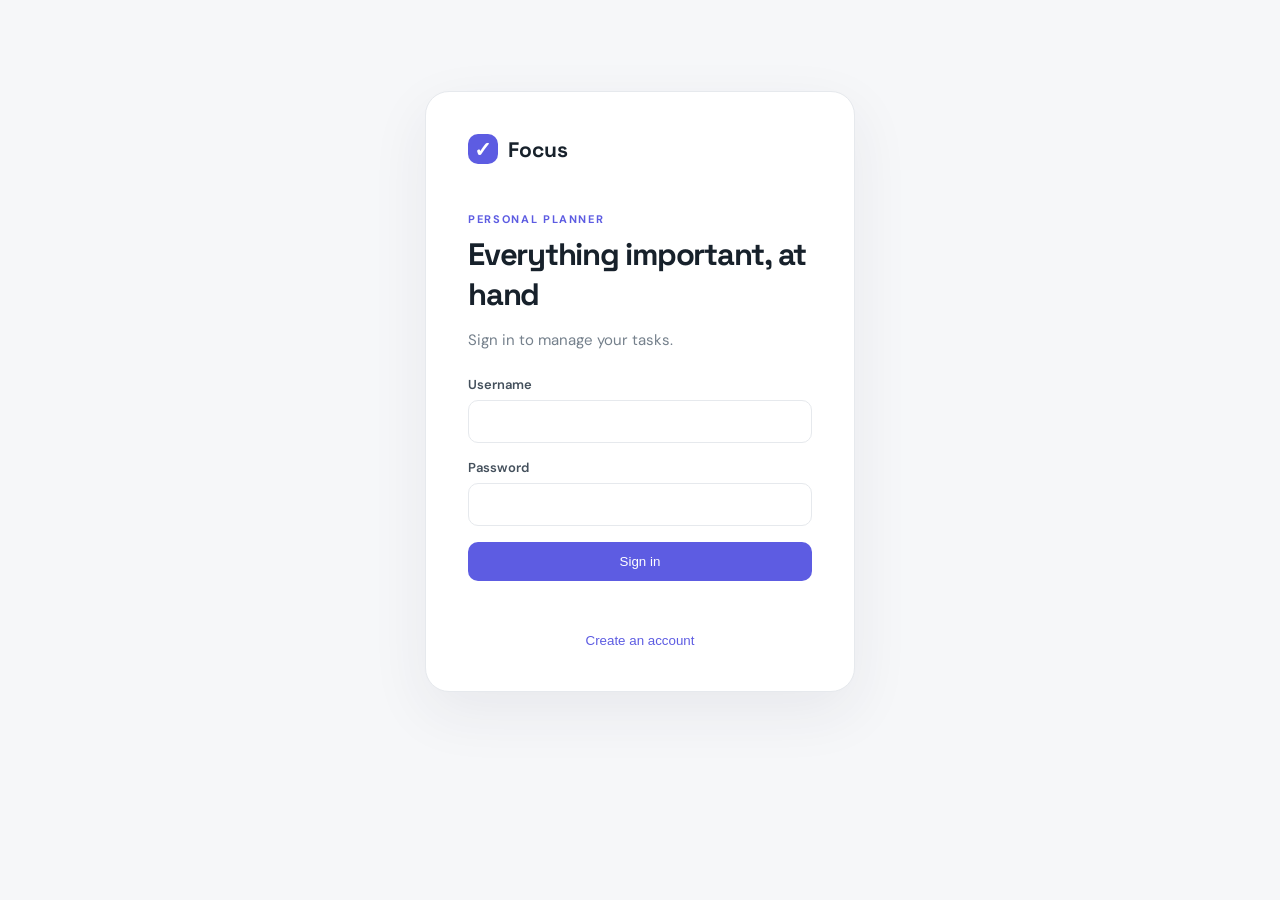
<file: static/index.html>
<!doctype html>
<html lang="ru">
<head>
  <meta charset="UTF-8">
  <meta name="viewport" content="width=device-width, initial-scale=1">
  <title>Focus — tasks</title>
  <link rel="stylesheet" href="/static/styles.css">
</head>
<body>
  <main class="shell">
    <section id="auth-view" class="auth-card">
      <div class="brand"><span class="brand-mark">✓</span><span>Focus</span></div>
      <p class="eyebrow">personal planner</p>
      <h1 id="auth-title">Everything important, at hand</h1>
      <p class="muted" id="auth-subtitle">Sign in to manage your tasks.</p>
      <form id="auth-form" class="stack">
        <label>Username<input id="auth-username" required autocomplete="username"></label>
        <label id="email-field" class="hidden">Email<input id="auth-email" type="email" autocomplete="email"></label>
        <label>Password<input id="auth-password" type="password" required minlength="3" autocomplete="current-password"></label>
        <button class="button primary" type="submit" id="auth-submit">Sign in</button>
      </form>
      <p id="auth-error" class="error" role="alert"></p>
      <button class="link-button" id="auth-toggle" type="button">Create an account</button>
    </section>

    <section id="app-view" class="hidden">
      <header class="topbar">
        <div class="brand"><span class="brand-mark">✓</span><span>Focus</span></div>
        <div class="topbar-actions"><span id="user-name" class="user-name"></span><button id="logout" class="button ghost">Sign out</button></div>
      </header>
      <div class="app-grid">
        <section>
          <div class="page-heading">
            <div><p class="eyebrow">today</p><h1>My tasks</h1></div>
            <button id="new-task" class="button primary">+ New task</button>
          </div>
          <div class="stats"><div><strong id="total-count">0</strong><span>total</span></div><div><strong id="open-count">0</strong><span>open</span></div><div><strong id="done-count">0</strong><span>completed</span></div></div>
          <div class="toolbar"><div class="filters"><button class="filter active" data-filter="all">All</button><button class="filter" data-filter="open">Open</button><button class="filter" data-filter="done">Completed</button></div><input id="search" class="search" type="search" placeholder="Search tasks"></div>
          <p id="list-message" class="muted center"></p>
          <div id="task-list" class="task-list"></div>
        </section>
        <aside id="editor" class="editor-card hidden">
          <div class="editor-heading"><h2 id="editor-title">New task</h2><button id="close-editor" class="icon-button" aria-label="Close">×</button></div>
          <form id="task-form" class="stack">
            <label>Task name<input id="task-name" required minlength="3" maxlength="80"></label>
            <label>Description<textarea id="task-description" required minlength="3" maxlength="25" rows="3"></textarea></label>
            <label>Importance <span id="importance-value">5</span><input id="task-importance" type="range" min="0" max="10" value="5"></label>
            <label>Tag<input id="task-tag" maxlength="15" placeholder="for example, work"></label>
            <label>Tag color<select id="task-color"><option value="BLUE">Blue</option><option value="GREEN">Green</option><option value="RED">Red</option><option value="WHITE">White</option></select></label>
            <label class="checkbox"><input id="task-done" type="checkbox"> Completed</label>
            <button class="button primary" type="submit">Save task</button>
          </form>
          <p id="task-error" class="error" role="alert"></p>
        </aside>
      </div>
    </section>
  </main>
  <div id="toast" class="toast" role="status"></div>
  <script src="/static/app.js"></script>
</body>
</html>
</file>
<file: static/styles.css>
@import url('https://fonts.googleapis.com/css2?family=DM+Sans:wght@400;500;600;700&family=Space+Grotesk:wght@500;600;700&display=swap');
:root{--ink:#17212b;--muted:#75808c;--line:#e6e9ed;--paper:#fff;--bg:#f6f7f9;--accent:#5d5ce2;--accent-dark:#4847c6;--green:#24966b;--red:#df6262;--shadow:0 20px 60px #25304d12}
*{box-sizing:border-box}body{margin:0;background:var(--bg);color:var(--ink);font:15px 'DM Sans',sans-serif}.shell{max-width:1180px;margin:auto;padding:28px 32px}.hidden{display:none!important}.brand{display:flex;align-items:center;gap:10px;font:700 21px 'Space Grotesk',sans-serif}.brand-mark{display:grid;place-items:center;width:30px;height:30px;border-radius:10px;background:var(--accent);color:white}.muted{color:var(--muted);line-height:1.55}.eyebrow{margin:0 0 8px;color:var(--accent);font-size:11px;font-weight:700;letter-spacing:.15em;text-transform:uppercase}h1,h2{font-family:'Space Grotesk',sans-serif;margin:0}h1{font-size:38px;letter-spacing:-.04em}h2{font-size:20px}.auth-card{width:min(430px,100%);margin:7vh auto;padding:42px;background:var(--paper);border:1px solid var(--line);border-radius:24px;box-shadow:var(--shadow)}.auth-card .brand{margin-bottom:48px}.auth-card h1{font-size:31px;margin:6px 0}.stack{display:grid;gap:16px;margin-top:24px}label{display:grid;gap:7px;color:#44505c;font-weight:600;font-size:13px}input,textarea,select{width:100%;border:1px solid var(--line);border-radius:10px;padding:12px 13px;background:#fff;color:var(--ink);font:inherit;outline:none}input:focus,textarea:focus,select:focus{border-color:var(--accent);box-shadow:0 0 0 3px #5d5ce21c}textarea{resize:vertical}.button{border:0;border-radius:10px;padding:12px 18px;font:600 14px inherit;cursor:pointer;transition:.2s}.button.primary{background:var(--accent);color:#fff}.button.primary:hover{background:var(--accent-dark);transform:translateY(-1px)}.button.ghost{background:#fff;border:1px solid var(--line);color:var(--muted)}.link-button{display:block;margin:20px auto 0;border:0;background:transparent;color:var(--accent);cursor:pointer;font:600 13px inherit}.error{min-height:18px;margin:13px 0 0;color:var(--red);font-size:13px}.topbar{display:flex;align-items:center;justify-content:space-between;border-bottom:1px solid var(--line);padding-bottom:22px}.topbar-actions{display:flex;align-items:center;gap:15px}.user-name{color:var(--muted);font-size:14px}.app-grid{display:grid;grid-template-columns:minmax(0,1fr) 320px;gap:30px;padding-top:48px}.page-heading{display:flex;align-items:end;justify-content:space-between;margin-bottom:30px}.stats{display:flex;gap:10px;margin-bottom:30px}.stats div{min-width:110px;padding:15px 18px;background:#fff;border:1px solid var(--line);border-radius:13px}.stats strong,.stats span{display:block}.stats strong{font:700 24px 'Space Grotesk'}.stats span{margin-top:3px;color:var(--muted);font-size:12px}.toolbar{display:flex;justify-content:space-between;align-items:center;gap:18px;margin-bottom:18px}.filters{display:flex;gap:5px}.filter{border:0;background:transparent;color:var(--muted);padding:8px 11px;border-radius:8px;cursor:pointer;font:500 13px inherit}.filter.active{background:#e8e8fd;color:var(--accent);font-weight:700}.search{max-width:220px;padding:9px 12px}.task-list{display:grid;gap:10px}.task{display:grid;grid-template-columns:auto 1fr auto;align-items:start;gap:13px;padding:17px 18px;background:#fff;border:1px solid var(--line);border-radius:14px;transition:.2s}.task:hover{box-shadow:0 8px 26px #25304d0b}.task-check{margin-top:3px;width:19px;height:19px;accent-color:var(--accent);cursor:pointer}.task.done .task-name{text-decoration:line-through;color:#9aa3ad}.task-name{font-weight:700}.task-description{margin:5px 0 9px;color:var(--muted);font-size:13px}.tag{display:inline-block;padding:3px 8px;border-radius:5px;background:#e8e8fd;color:var(--accent);font-size:11px;font-weight:700}.tag.RED{background:#fde7e7;color:#c25151}.tag.GREEN{background:#e3f6ed;color:#23865f}.tag.WHITE{background:#f0f1f3;color:#69727c}.task-actions{display:flex;gap:4px}.icon-button{border:0;background:transparent;color:var(--muted);font-size:20px;cursor:pointer;line-height:1;padding:4px 7px}.icon-button:hover{color:var(--accent)}.editor-card{height:max-content;padding:24px;background:#fff;border:1px solid var(--line);border-radius:18px;box-shadow:var(--shadow)}.editor-heading{display:flex;justify-content:space-between;align-items:center}.editor-card .stack{margin-top:23px}.checkbox{display:flex;align-items:center;grid-template-columns:auto 1fr;gap:9px}.checkbox input{width:auto}.center{text-align:center}.toast{position:fixed;right:24px;bottom:24px;background:#17212b;color:white;padding:13px 17px;border-radius:10px;opacity:0;transform:translateY(10px);transition:.25s;pointer-events:none}.toast.show{opacity:1;transform:none}@media(max-width:800px){.shell{padding:20px 16px}.app-grid{grid-template-columns:1fr;padding-top:30px}.editor-card{grid-row:1}.page-heading{align-items:start;gap:15px;flex-direction:column}h1{font-size:32px}.toolbar{align-items:start;flex-direction:column}.search{max-width:none}.stats{overflow:auto}.auth-card{margin:3vh auto;padding:30px 24px}.auth-card .brand{margin-bottom:35px}}
</file>
